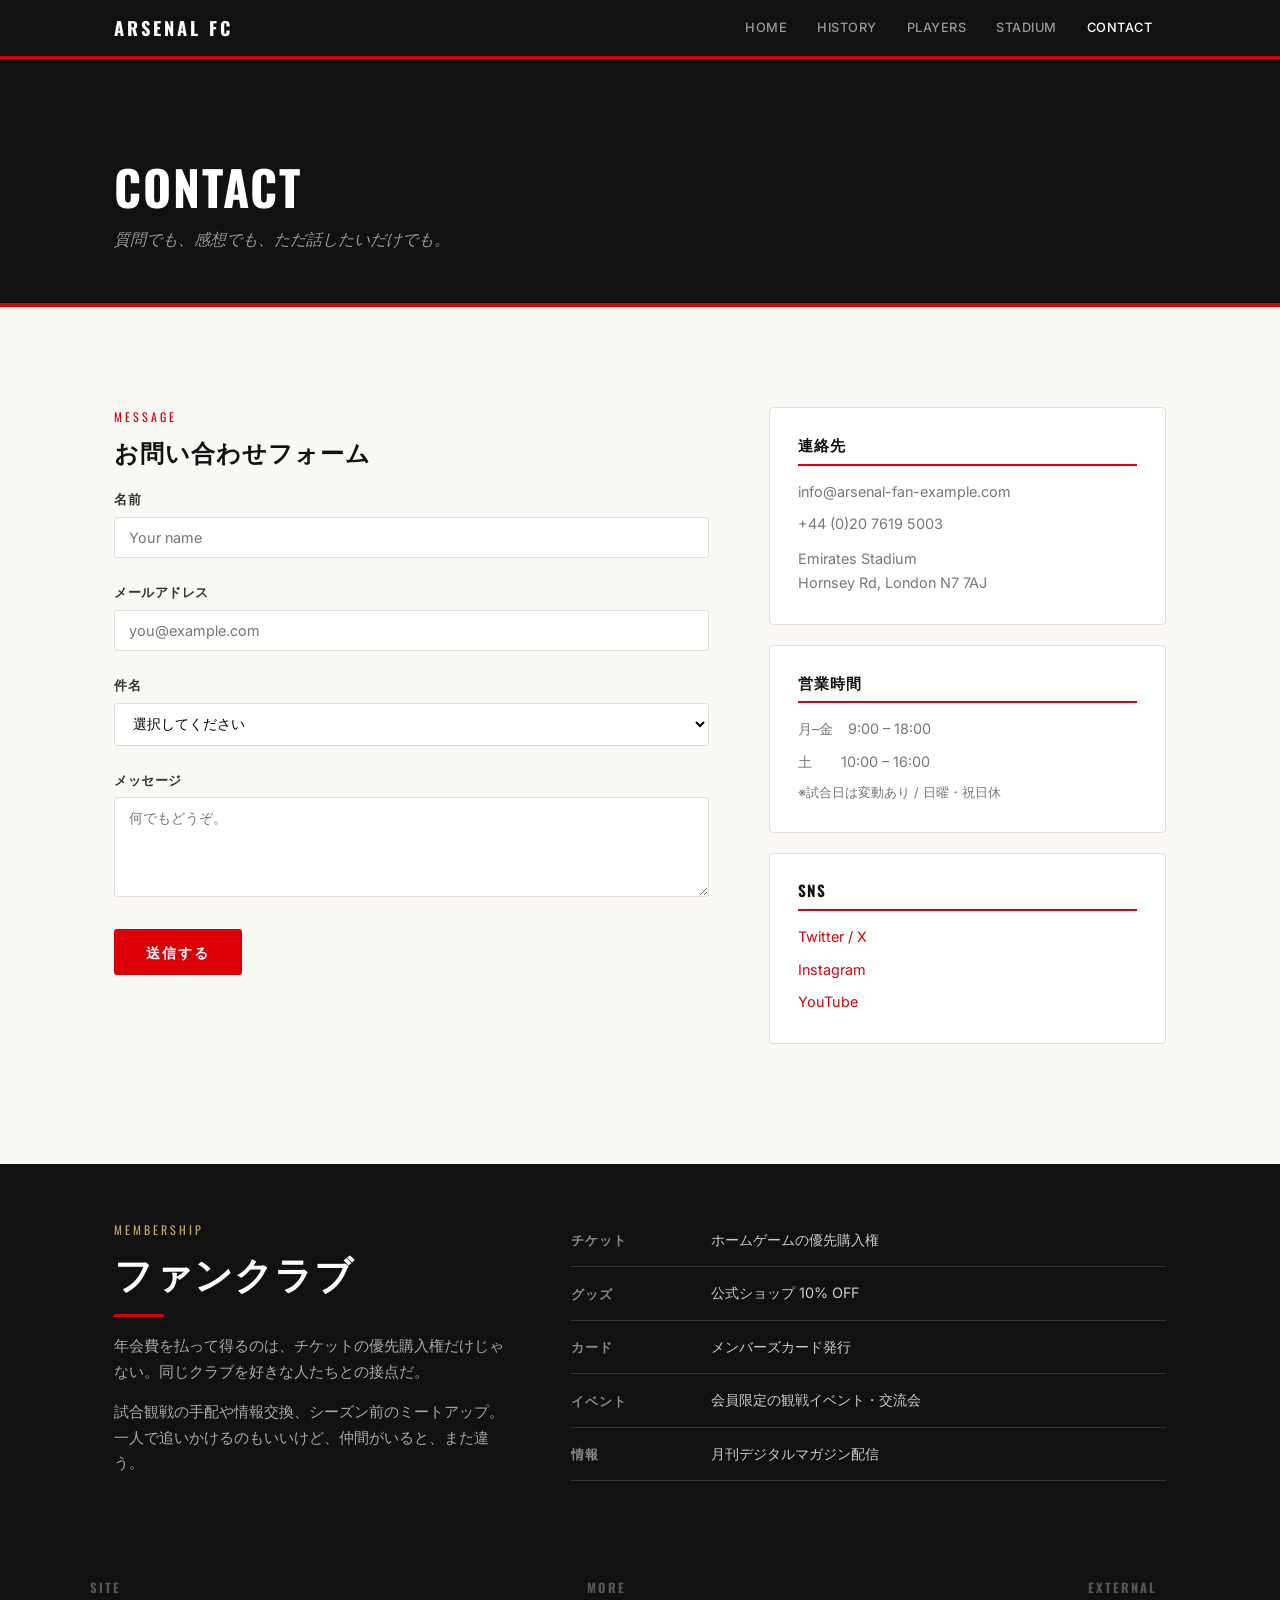
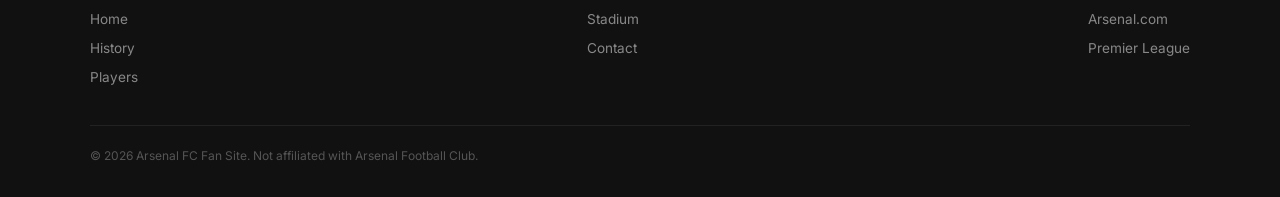
<file: contact.html>
<!DOCTYPE html>
<html lang="ja">
<head>
  <meta charset="UTF-8">
  <meta name="viewport" content="width=device-width, initial-scale=1.0">
  <title>Arsenal FC — Contact</title>
  <link rel="stylesheet" href="style.css">
</head>
<body>

  <header class="site-header">
    <div class="header-inner">
      <a href="index.html" class="logo">Arsenal FC</a>
      <button class="nav-toggle" onclick="document.querySelector('.main-nav').classList.toggle('open')" aria-label="Menu">&#9776;</button>
      <nav class="main-nav">
        <ul>
          <li><a href="index.html">Home</a></li>
          <li><a href="history.html">History</a></li>
          <li><a href="players.html">Players</a></li>
          <li><a href="stadium.html">Stadium</a></li>
          <li><a href="contact.html" class="active">Contact</a></li>
        </ul>
      </nav>
    </div>
  </header>

  <div class="page-header">
    <div class="container">
      <h1>Contact</h1>
      <p class="lead">質問でも、感想でも、ただ話したいだけでも。</p>
    </div>
  </div>
  <div class="page-header-accent"></div>

  <!-- メインコンテンツ: フォーム（左寄せで広め） + サイドに情報（狭め） -->
  <section class="section">
    <div class="container">
      <div class="split split--wide-left">

        <div>
          <span class="overline">Message</span>
          <h2 class="heading-md" style="margin-bottom: 24px;">お問い合わせフォーム</h2>
          <form onsubmit="event.preventDefault(); alert('送信しました（デモ）');">
            <div class="form-group">
              <label for="name">名前</label>
              <input type="text" id="name" placeholder="Your name" required>
            </div>
            <div class="form-group">
              <label for="email">メールアドレス</label>
              <input type="email" id="email" placeholder="you@example.com" required>
            </div>
            <div class="form-group">
              <label for="subject">件名</label>
              <select id="subject">
                <option value="">選択してください</option>
                <option value="fanclub">ファンクラブについて</option>
                <option value="tickets">チケット関連</option>
                <option value="tour">スタジアムツアー</option>
                <option value="general">その他・一般</option>
              </select>
            </div>
            <div class="form-group">
              <label for="message">メッセージ</label>
              <textarea id="message" placeholder="何でもどうぞ。" required></textarea>
            </div>
            <button type="submit" class="btn btn--red">送信する</button>
          </form>
        </div>

        <div>
          <div class="aside-box">
            <h3>連絡先</h3>
            <p>info@arsenal-fan-example.com</p>
            <p>+44 (0)20 7619 5003</p>
            <p style="margin-top: 10px;">Emirates Stadium<br>Hornsey Rd, London N7 7AJ</p>
          </div>

          <div class="aside-box">
            <h3>営業時間</h3>
            <p>月–金 &ensp; 9:00 – 18:00</p>
            <p>土 &ensp;&ensp;&ensp; 10:00 – 16:00</p>
            <p style="font-size: 0.8rem; margin-top: 6px;">※試合日は変動あり / 日曜・祝日休</p>
          </div>

          <div class="aside-box">
            <h3>SNS</h3>
            <p><a href="#" style="color: var(--red);">Twitter / X</a></p>
            <p><a href="#" style="color: var(--red);">Instagram</a></p>
            <p><a href="#" style="color: var(--red);">YouTube</a></p>
          </div>
        </div>

      </div>
    </div>
  </section>

  <!-- ファンクラブ案内: 独立したセクションとして切り出す -->
  <section class="section--tight section--dark">
    <div class="container">
      <div class="split split--wide-right split--center">
        <div>
          <span class="overline">Membership</span>
          <h2 class="heading-lg">ファンクラブ</h2>
          <div class="red-line" style="margin-bottom: 16px;"></div>
          <div class="prose">
            <p>年会費を払って得るのは、チケットの優先購入権だけじゃない。同じクラブを好きな人たちとの接点だ。</p>
            <p>試合観戦の手配や情報交換、シーズン前のミートアップ。一人で追いかけるのもいいけど、仲間がいると、また違う。</p>
          </div>
        </div>
        <div>
          <table class="info-table">
            <tr><th>チケット</th><td>ホームゲームの優先購入権</td></tr>
            <tr><th>グッズ</th><td>公式ショップ 10% OFF</td></tr>
            <tr><th>カード</th><td>メンバーズカード発行</td></tr>
            <tr><th>イベント</th><td>会員限定の観戦イベント・交流会</td></tr>
            <tr><th>情報</th><td>月刊デジタルマガジン配信</td></tr>
          </table>
        </div>
      </div>
    </div>
  </section>

  <footer class="site-footer">
    <div class="footer-inner">
      <div class="footer-col">
        <h4>Site</h4>
        <ul>
          <li><a href="index.html">Home</a></li>
          <li><a href="history.html">History</a></li>
          <li><a href="players.html">Players</a></li>
        </ul>
      </div>
      <div class="footer-col">
        <h4>More</h4>
        <ul>
          <li><a href="stadium.html">Stadium</a></li>
          <li><a href="contact.html">Contact</a></li>
        </ul>
      </div>
      <div class="footer-col">
        <h4>External</h4>
        <ul>
          <li><a href="#">Arsenal.com</a></li>
          <li><a href="#">Premier League</a></li>
        </ul>
      </div>
    </div>
    <div class="footer-bottom">
      &copy; 2026 Arsenal FC Fan Site. Not affiliated with Arsenal Football Club.
    </div>
  </footer>

</body>
</html>
</file>
<file: style.css>
@import url('https://fonts.googleapis.com/css2?family=Oswald:wght@400;500;600;700&family=Source+Serif+4:ital,wght@0,400;0,600;0,700;1,400&family=Inter:wght@400;500;600&display=swap');

:root {
  --red: #DB0007;
  --dark-red: #9C0004;
  --navy: #063672;
  --gold: #C5A55A;
  --white: #FFFFFF;
  --cream: #FAF8F5;
  --dark: #111111;
  --mid: #333333;
  --gray: #777777;
  --border: #E2DDD5;
}

*, *::before, *::after { margin: 0; padding: 0; box-sizing: border-box; }

body {
  font-family: 'Inter', sans-serif;
  color: var(--dark);
  background: var(--cream);
  line-height: 1.7;
  font-size: 15px;
  -webkit-font-smoothing: antialiased;
}

h1, h2, h3, h4 { font-family: 'Oswald', sans-serif; line-height: 1.15; }
.serif { font-family: 'Source Serif 4', Georgia, serif; }

a { text-decoration: none; color: inherit; }
img { max-width: 100%; height: auto; display: block; }

/* ---------- Header ---------- */
.site-header {
  background: var(--dark);
  position: sticky;
  top: 0;
  z-index: 100;
  border-bottom: 3px solid var(--red);
}
.header-inner {
  max-width: 1100px;
  margin: 0 auto;
  padding: 0 24px;
  display: flex;
  align-items: center;
  justify-content: space-between;
  height: 56px;
}
.logo {
  font-family: 'Oswald', sans-serif;
  font-size: 1.15rem;
  font-weight: 700;
  letter-spacing: 3px;
  color: var(--white);
  text-transform: uppercase;
}
.nav-toggle {
  display: none;
  background: none;
  border: none;
  color: var(--white);
  font-size: 1.4rem;
  cursor: pointer;
}
.main-nav ul { display: flex; list-style: none; gap: 2px; }
.main-nav a {
  display: block;
  padding: 6px 14px;
  font-family: 'Inter', sans-serif;
  font-size: 0.8rem;
  font-weight: 500;
  letter-spacing: 0.5px;
  text-transform: uppercase;
  color: #999;
  transition: color 0.2s;
}
.main-nav a:hover { color: var(--white); }
.main-nav a.active { color: var(--white); }

/* ---------- Hero (index only) ---------- */
.hero {
  position: relative;
  min-height: 85vh;
  display: flex;
  align-items: flex-end;
  color: var(--white);
  overflow: hidden;
  background: var(--dark);
}
.hero-bg {
  position: absolute;
  inset: 0;
  background: linear-gradient(160deg, var(--red) 0%, var(--dark-red) 40%, var(--navy) 100%);
  opacity: 0.9;
}
.hero-bg::after {
  content: '';
  position: absolute;
  inset: 0;
  background: linear-gradient(to top, rgba(0,0,0,0.6) 0%, transparent 50%);
}
.hero-content {
  position: relative;
  z-index: 1;
  max-width: 1100px;
  margin: 0 auto;
  padding: 0 24px 80px;
  width: 100%;
}
.hero-content h1 {
  font-size: 4.5rem;
  font-weight: 700;
  letter-spacing: 2px;
  text-transform: uppercase;
  margin-bottom: 20px;
}
.hero-content .lead {
  font-family: 'Source Serif 4', serif;
  font-size: 1.15rem;
  line-height: 1.8;
  max-width: 520px;
  opacity: 0.85;
  font-style: italic;
}

/* ---------- Page Headers (sub-pages) ---------- */
.page-header {
  background: var(--dark);
  color: var(--white);
  padding: 100px 24px 50px;
}
.page-header .container { max-width: 1100px; margin: 0 auto; }
.page-header h1 {
  font-size: 3rem;
  text-transform: uppercase;
  letter-spacing: 2px;
  margin-bottom: 12px;
}
.page-header .lead {
  font-family: 'Source Serif 4', serif;
  font-style: italic;
  color: #999;
  font-size: 1rem;
  max-width: 480px;
}
.page-header-accent {
  background: var(--red);
  height: 4px;
}

/* ---------- Layout ---------- */
.container { max-width: 1100px; margin: 0 auto; padding: 0 24px; }
.container--narrow { max-width: 720px; }

.section       { padding: 100px 24px; }
.section--tight { padding: 50px 24px; }
.section--spacious { padding: 140px 24px; }
.section--dark { background: var(--dark); color: var(--white); }
.section--red  { background: var(--red); color: var(--white); }
.section--white { background: var(--white); }

/* ---------- Typography ---------- */
.heading-lg {
  font-size: 2.4rem;
  text-transform: uppercase;
  letter-spacing: 1px;
  margin-bottom: 16px;
}
.heading-md {
  font-size: 1.5rem;
  text-transform: uppercase;
  letter-spacing: 1px;
}
.heading-sm {
  font-size: 1.1rem;
  text-transform: uppercase;
  letter-spacing: 0.5px;
}
.overline {
  font-family: 'Oswald', sans-serif;
  font-size: 0.75rem;
  text-transform: uppercase;
  letter-spacing: 3px;
  color: var(--red);
  display: block;
  margin-bottom: 10px;
}
.section--dark .overline,
.section--red .overline { color: var(--gold); }

.prose { max-width: 640px; }
.prose p { margin-bottom: 1em; color: var(--mid); }
.prose p:last-child { margin-bottom: 0; }
.section--dark .prose p { color: #aaa; }

.text-gray { color: var(--gray); }
.text-red  { color: var(--red); }
.text-gold { color: var(--gold); }

/* ---------- Dividers ---------- */
.red-line { width: 50px; height: 3px; background: var(--red); margin: 20px 0; }
.red-line--center { margin-left: auto; margin-right: auto; }

/* ---------- Two-column (asymmetric) ---------- */
.split {
  display: grid;
  grid-template-columns: 1fr 1fr;
  gap: 60px;
  align-items: start;
}
.split--wide-left  { grid-template-columns: 3fr 2fr; }
.split--wide-right { grid-template-columns: 2fr 3fr; }
.split--center { align-items: center; }

/* ---------- Image placeholders ---------- */
.img-placeholder {
  background: var(--border);
  border-radius: 4px;
  overflow: hidden;
  position: relative;
}
.img-placeholder img { width: 100%; height: 100%; object-fit: cover; }
.img-placeholder--tall  { aspect-ratio: 3/4; }
.img-placeholder--wide  { aspect-ratio: 16/9; }
.img-placeholder--square { aspect-ratio: 1/1; }
.img-placeholder--hero  { aspect-ratio: 2/1; }

/* ---------- Spotlight (featured player etc.) ---------- */
.spotlight {
  display: grid;
  grid-template-columns: 340px 1fr;
  gap: 50px;
  align-items: end;
  padding: 60px 0;
}
.spotlight-img {
  background: linear-gradient(135deg, var(--red) 0%, var(--dark-red) 100%);
  border-radius: 4px;
  aspect-ratio: 3/4;
  display: flex;
  align-items: center;
  justify-content: center;
  overflow: hidden;
}
.spotlight-img img { width: 100%; height: 100%; object-fit: cover; }
.spotlight-body h2 { font-size: 2.8rem; text-transform: uppercase; margin-bottom: 4px; }
.spotlight-body .meta {
  font-size: 0.85rem;
  color: var(--gray);
  margin-bottom: 20px;
}
.spotlight-body .meta span {
  color: var(--red);
  font-weight: 600;
}

/* ---------- Player list (compact) ---------- */
.player-row {
  display: grid;
  grid-template-columns: 80px 1fr auto;
  gap: 20px;
  align-items: center;
  padding: 24px 0;
  border-bottom: 1px solid var(--border);
}
.player-row:last-child { border-bottom: none; }
.player-thumb {
  width: 80px;
  height: 80px;
  border-radius: 4px;
  background: var(--border);
  overflow: hidden;
}
.player-thumb img { width: 100%; height: 100%; object-fit: cover; }
.player-row h3 { font-size: 1rem; margin-bottom: 2px; }
.player-row .role { font-size: 0.8rem; color: var(--red); text-transform: uppercase; letter-spacing: 1px; font-weight: 600; }
.player-row .desc { font-size: 0.85rem; color: var(--gray); margin-top: 4px; }
.player-row .number {
  font-family: 'Oswald', sans-serif;
  font-size: 2.5rem;
  color: var(--border);
  font-weight: 700;
}

/* ---------- Compact card grid (non-uniform) ---------- */
.cards-duo {
  display: grid;
  grid-template-columns: 1fr 1fr;
  gap: 24px;
}
.card-v {
  background: var(--white);
  border-radius: 4px;
  overflow: hidden;
  border: 1px solid var(--border);
  transition: transform 0.2s;
}
.card-v:hover { transform: translateY(-3px); }
.card-v img { width: 100%; aspect-ratio: 16/10; object-fit: cover; }
.card-v-body { padding: 20px; }
.card-v-body h3 { font-size: 1rem; margin-bottom: 6px; }
.card-v-body p { font-size: 0.85rem; color: var(--gray); }

/* ---------- Stats strip ---------- */
.stats-strip {
  display: flex;
  justify-content: space-between;
  flex-wrap: wrap;
  gap: 20px;
  padding: 40px 0;
}
.stats-strip dt {
  font-family: 'Oswald', sans-serif;
  font-size: 2.8rem;
  font-weight: 700;
  color: var(--gold);
  line-height: 1;
}
.stats-strip dd {
  font-size: 0.8rem;
  color: #aaa;
  text-transform: uppercase;
  letter-spacing: 1px;
  margin-top: 4px;
}

/* ---------- Timeline (history) ---------- */
.tl { border-left: 3px solid var(--red); padding-left: 40px; margin-left: 20px; }
.tl-item { position: relative; padding-bottom: 50px; }
.tl-item:last-child { padding-bottom: 0; }
.tl-item::before {
  content: '';
  position: absolute;
  left: -49px;
  top: 4px;
  width: 14px;
  height: 14px;
  border-radius: 50%;
  background: var(--red);
  border: 3px solid var(--cream);
}
.tl-item--major::before {
  width: 20px;
  height: 20px;
  left: -52px;
  top: 0;
  box-shadow: 0 0 0 4px rgba(219,0,7,0.15);
}
.tl-year {
  font-family: 'Oswald', sans-serif;
  font-size: 0.85rem;
  letter-spacing: 2px;
  color: var(--red);
  margin-bottom: 4px;
}
.tl-item--major .tl-year { font-size: 1.1rem; }
.tl-item h3 {
  font-size: 1.05rem;
  text-transform: none;
  margin-bottom: 6px;
}
.tl-item--major h3 { font-size: 1.4rem; }
.tl-item p { font-size: 0.9rem; color: var(--gray); max-width: 520px; }

/* ---------- Blockquote ---------- */
.bq {
  border-left: 4px solid var(--gold);
  padding: 20px 0 20px 30px;
  margin: 40px 0;
}
.bq p {
  font-family: 'Source Serif 4', serif;
  font-size: 1.3rem;
  font-style: italic;
  line-height: 1.6;
  color: var(--mid);
}
.bq cite {
  display: block;
  margin-top: 12px;
  font-style: normal;
  font-family: 'Inter', sans-serif;
  font-size: 0.8rem;
  color: var(--gray);
  letter-spacing: 0.5px;
}
.section--dark .bq { border-color: var(--red); }
.section--dark .bq p { color: #ccc; }
.section--dark .bq cite { color: #888; }

/* ---------- Info table ---------- */
.info-table { width: 100%; border-collapse: collapse; }
.info-table th,
.info-table td {
  text-align: left;
  padding: 14px 0;
  border-bottom: 1px solid var(--border);
  font-size: 0.9rem;
}
.info-table th {
  font-family: 'Oswald', sans-serif;
  text-transform: uppercase;
  letter-spacing: 1px;
  font-size: 0.8rem;
  color: var(--gray);
  width: 140px;
}
.section--dark .info-table th,
.section--dark .info-table td { border-color: #333; }
.section--dark .info-table th { color: #888; }
.section--dark .info-table td { color: #ccc; }

/* ---------- Contact form ---------- */
.form-group { margin-bottom: 24px; }
.form-group label {
  display: block;
  font-size: 0.8rem;
  font-weight: 600;
  text-transform: uppercase;
  letter-spacing: 0.5px;
  margin-bottom: 6px;
  color: var(--mid);
}
.form-group input,
.form-group textarea,
.form-group select {
  width: 100%;
  padding: 11px 14px;
  border: 1px solid var(--border);
  border-radius: 3px;
  font-family: 'Inter', sans-serif;
  font-size: 0.9rem;
  background: var(--white);
  transition: border-color 0.2s;
}
.form-group input:focus,
.form-group textarea:focus,
.form-group select:focus {
  outline: none;
  border-color: var(--red);
}
.form-group textarea { resize: vertical; min-height: 100px; }

.btn {
  display: inline-block;
  padding: 12px 32px;
  font-family: 'Oswald', sans-serif;
  font-size: 0.9rem;
  font-weight: 600;
  text-transform: uppercase;
  letter-spacing: 2px;
  border: none;
  border-radius: 3px;
  cursor: pointer;
  transition: all 0.2s;
}
.btn--red { background: var(--red); color: var(--white); }
.btn--red:hover { background: var(--dark-red); }
.btn--white { background: var(--white); color: var(--dark); }
.btn--white:hover { background: var(--gold); }
.btn--outline { background: none; border: 2px solid var(--white); color: var(--white); }
.btn--outline:hover { background: var(--white); color: var(--dark); }

/* ---------- Aside box ---------- */
.aside-box {
  background: var(--white);
  border: 1px solid var(--border);
  border-radius: 4px;
  padding: 28px;
  margin-bottom: 20px;
}
.aside-box h3 {
  font-size: 0.95rem;
  text-transform: uppercase;
  letter-spacing: 1px;
  margin-bottom: 14px;
  padding-bottom: 10px;
  border-bottom: 2px solid var(--red);
}
.aside-box p { font-size: 0.9rem; color: var(--gray); margin-bottom: 8px; }
.aside-box p:last-child { margin-bottom: 0; }

/* ---------- Footer ---------- */
.site-footer {
  background: var(--dark);
  color: #888;
  padding: 50px 24px 30px;
  font-size: 0.85rem;
}
.footer-inner {
  max-width: 1100px;
  margin: 0 auto;
  display: flex;
  justify-content: space-between;
  align-items: start;
  flex-wrap: wrap;
  gap: 30px;
  padding-bottom: 30px;
  border-bottom: 1px solid #222;
}
.footer-col h4 {
  font-family: 'Oswald', sans-serif;
  font-size: 0.8rem;
  text-transform: uppercase;
  letter-spacing: 2px;
  color: #555;
  margin-bottom: 12px;
}
.footer-col ul { list-style: none; }
.footer-col li { margin-bottom: 6px; }
.footer-col a { color: #888; transition: color 0.2s; }
.footer-col a:hover { color: var(--white); }
.footer-bottom {
  max-width: 1100px;
  margin: 20px auto 0;
  font-size: 0.75rem;
  color: #555;
}

/* ---------- Responsive ---------- */
@media (max-width: 820px) {
  .nav-toggle { display: block; }
  .main-nav {
    display: none;
    position: absolute;
    top: 56px;
    left: 0;
    right: 0;
    background: var(--dark);
    padding: 16px 24px;
    border-top: 1px solid #222;
  }
  .main-nav.open { display: block; }
  .main-nav ul { flex-direction: column; gap: 0; }
  .main-nav a { padding: 10px 0; }

  .hero { min-height: 70vh; }
  .hero-content h1 { font-size: 2.8rem; }

  .page-header { padding: 80px 24px 40px; }
  .page-header h1 { font-size: 2.2rem; }

  .split,
  .split--wide-left,
  .split--wide-right { grid-template-columns: 1fr; gap: 30px; }

  .spotlight { grid-template-columns: 1fr; gap: 30px; }
  .spotlight-img { max-width: 280px; }

  .cards-duo { grid-template-columns: 1fr; }

  .player-row { grid-template-columns: 60px 1fr; }
  .player-row .number { display: none; }

  .heading-lg { font-size: 1.8rem; }

  .stats-strip { justify-content: center; text-align: center; }
  .stats-strip dl { min-width: 120px; }

  .section { padding: 60px 24px; }
  .section--spacious { padding: 80px 24px; }

  .footer-inner { flex-direction: column; }
}

@media (max-width: 480px) {
  .hero-content h1 { font-size: 2rem; }
  .hero-content { padding-bottom: 50px; }
  .heading-lg { font-size: 1.5rem; }
  .spotlight-body h2 { font-size: 2rem; }
  .tl { padding-left: 24px; margin-left: 10px; }
  .tl-item::before { left: -33px; }
  .tl-item--major::before { left: -36px; }
}
</file>
